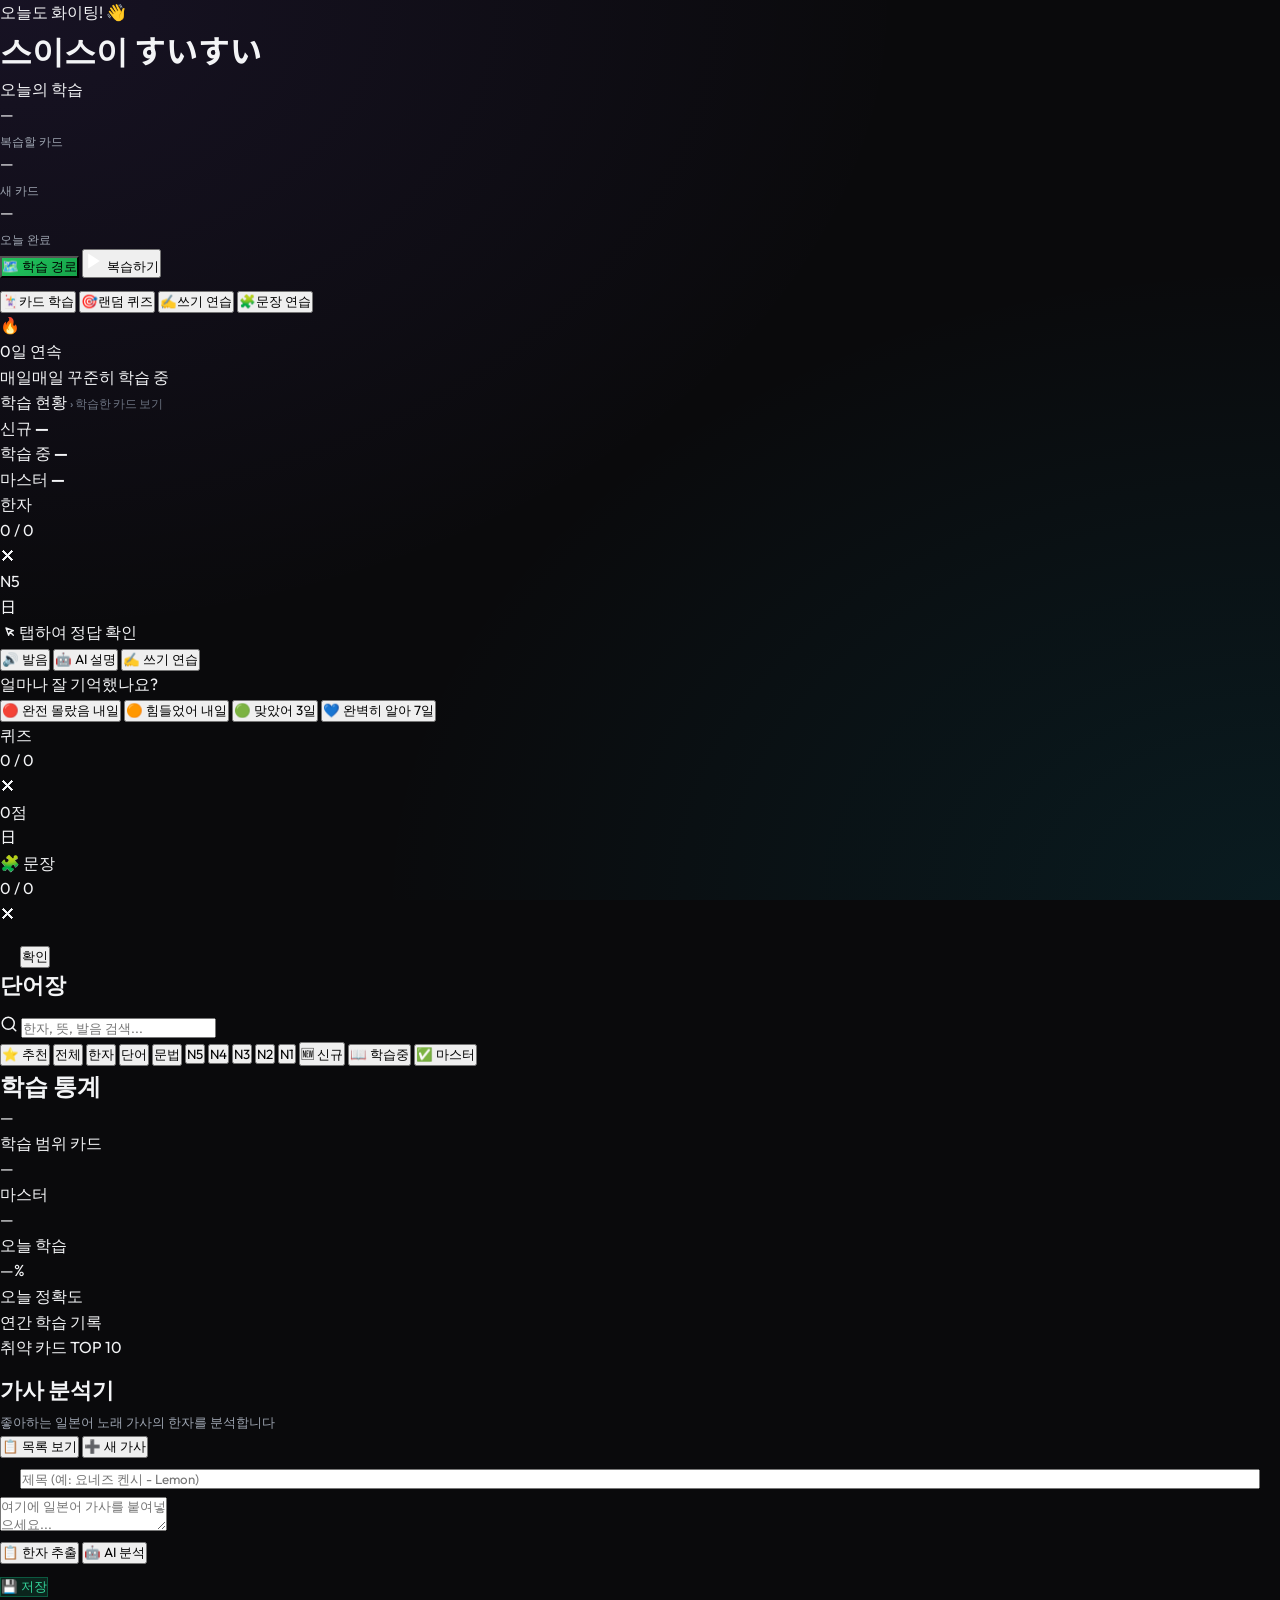
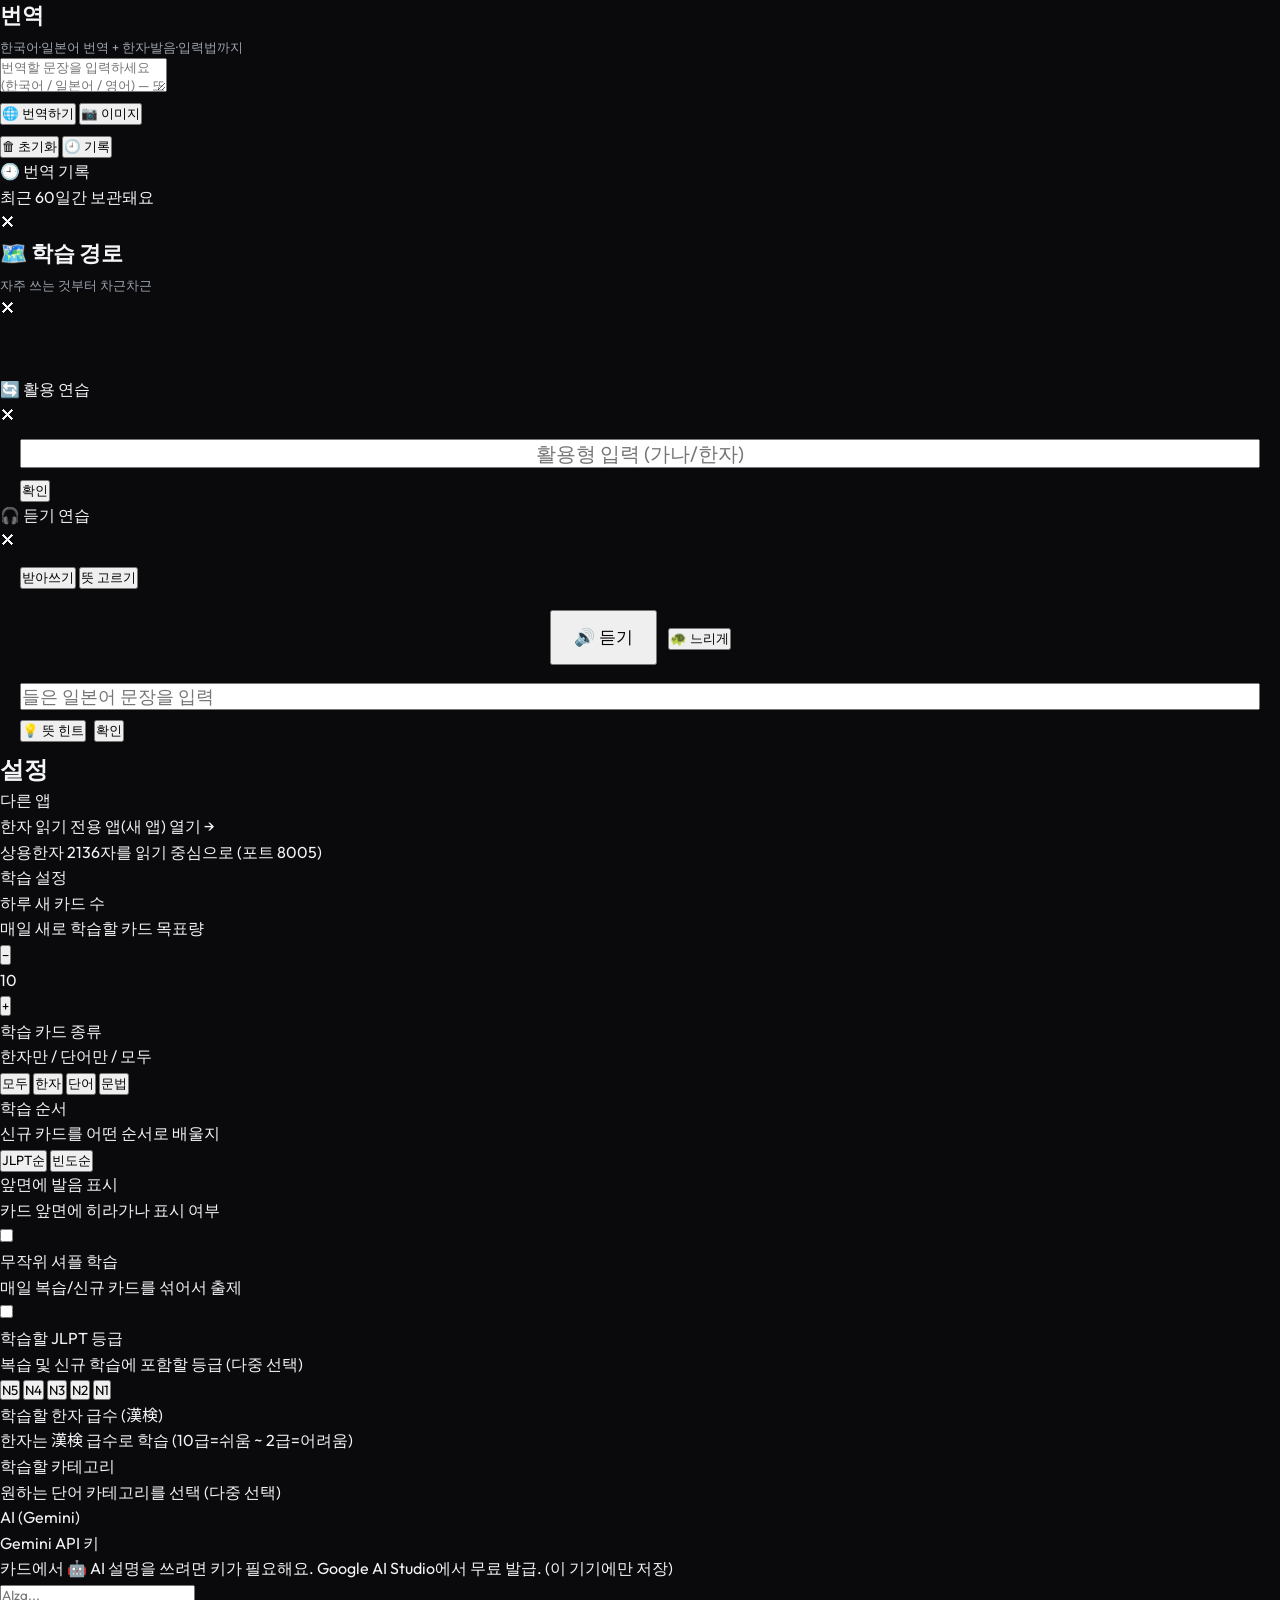
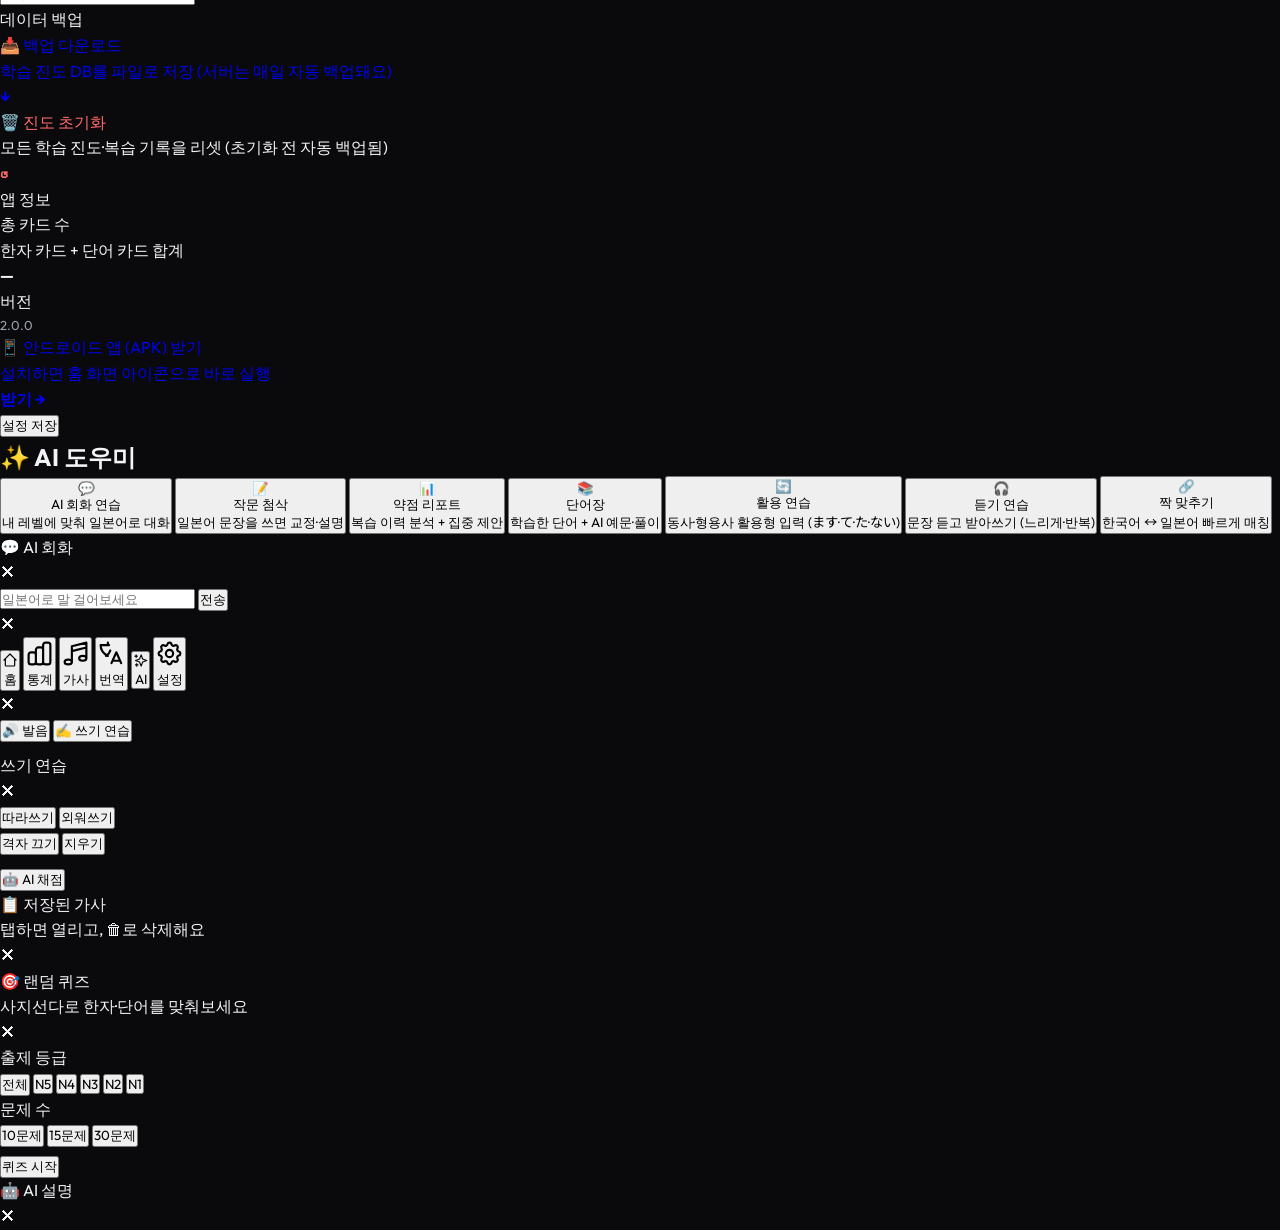
<file: kanji-flow-v2/static/index.html>
<!DOCTYPE html>
<html lang="ko">
<head>
  <meta charset="UTF-8"/>
  <meta name="viewport" content="width=device-width, initial-scale=1.0, viewport-fit=cover"/>
  <meta name="apple-mobile-web-app-capable" content="yes"/>
  <meta name="apple-mobile-web-app-status-bar-style" content="black-translucent"/>
  <meta name="theme-color" content="#0d0f14"/>
  <title>스이스이 — 일본어 학습</title>
  <meta name="description" content="AI 기반 일본어 한자·단어·문법·쓰기 학습 앱 스이스이"/>
  <link rel="manifest" href="/manifest.json"/>
  <link rel="apple-touch-icon" href="/icons/icon-192.png"/>
  <meta name="apple-mobile-web-app-title" content="스이스이"/>
  <link rel="stylesheet" href="/css/style.css"/>
</head>
<body>
<div id="app">

  <!-- ══════════════════════════════════════════
       홈 대시보드
  ══════════════════════════════════════════ -->
  <div id="home-view" class="view active">
    <div class="home-header">
      <div class="home-greeting" id="home-greeting">오늘도 화이팅! 👋</div>
      <h1 class="home-title">스이<span>스이</span> <span class="home-title-jp">すいすい</span></h1>
    </div>

    <!-- 오늘의 요약 -->
    <div class="summary-card animate-in">
      <div class="summary-label">오늘의 학습</div>
      <div class="summary-stats">
        <div class="summary-stat">
          <div class="stat-num accent" id="home-due">—</div>
          <div class="stat-label">복습할 카드</div>
        </div>
        <div class="summary-stat">
          <div class="stat-num" id="home-new">—</div>
          <div class="stat-label">새 카드</div>
        </div>
        <div class="summary-stat">
          <div class="stat-num" id="home-done">—</div>
          <div class="stat-label">오늘 완료</div>
        </div>
      </div>
    </div>

    <!-- 학습 경로 (듀오링고식) -->
    <button class="start-btn" onclick="showView('path')"
            style="background:linear-gradient(135deg,#22c55e,#16a34a);margin-bottom:10px">
      🗺️ 학습 경로
    </button>

    <!-- 복습하기 (여태 학습한 카드를 멀티스텝 레슨으로) -->
    <button class="start-btn" id="start-study-btn" onclick="startReview()">
      <svg width="20" height="20" fill="none" viewBox="0 0 24 24">
        <path d="M5 3l14 9-14 9V3z" fill="white"/>
      </svg>
      복습하기
    </button>

    <!-- 단독 연습 4개 -->
    <div class="home-actions home-grid4">
      <button class="action-btn" onclick="startStudy(false)">
        <span class="action-emoji">🃏</span><span>카드 학습</span>
      </button>
      <button class="action-btn" onclick="startRandomQuiz()">
        <span class="action-emoji">🎯</span><span>랜덤 퀴즈</span>
      </button>
      <button class="action-btn" onclick="startWritingPractice()">
        <span class="action-emoji">✍️</span><span>쓰기 연습</span>
      </button>
      <button class="action-btn" onclick="startSentencePractice()">
        <span class="action-emoji">🧩</span><span>문장 연습</span>
      </button>
    </div>

    <!-- 연속 학습 -->
    <div class="section">
      <div class="streak-badge animate-in" style="animation-delay:0.1s">
        <div class="streak-fire">🔥</div>
        <div class="streak-info">
          <div class="streak-days"><span id="home-streak">0</span>일 연속</div>
          <div class="streak-label">매일매일 꾸준히 학습 중</div>
        </div>
      </div>
    </div>

    <!-- 카드 상태 분포 -->
    <div class="section">
      <div class="section-title">학습 현황 <span style="color:var(--text-muted);font-weight:500;font-size:12px">› 학습한 카드 보기</span></div>
      <div class="state-bar-wrap animate-in" style="animation-delay:0.15s;cursor:pointer" onclick="goStudied()">
        <div class="state-bar">
          <div class="state-bar-seg new"      id="bar-new"      style="flex:1"></div>
          <div class="state-bar-seg learning" id="bar-learning" style="flex:0"></div>
          <div class="state-bar-seg mastered" id="bar-mastered" style="flex:0"></div>
        </div>
        <div class="state-legend">
          <div class="legend-item">
            <div class="legend-dot new"></div>
            <span>신규 <b id="cnt-new">—</b></span>
          </div>
          <div class="legend-item">
            <div class="legend-dot learning"></div>
            <span>학습 중 <b id="cnt-learning">—</b></span>
          </div>
          <div class="legend-item">
            <div class="legend-dot mastered"></div>
            <span>마스터 <b id="cnt-mastered">—</b></span>
          </div>
        </div>
      </div>
    </div>
  </div>

  <!-- ══════════════════════════════════════════
       학습 화면 (플래시카드)
  ══════════════════════════════════════════ -->
  <div id="study-view" class="view">

    <!-- 학습 중 헤더 -->
    <div class="study-header">
      <div class="card-type-badge badge-kanji" id="study-type-badge">한자</div>
      <div class="study-progress-wrap">
        <div class="study-progress-bar">
          <div class="study-progress-fill" id="study-progress" style="width:0%"></div>
        </div>
        <div class="study-progress-text" id="study-progress-text">0 / 0</div>
      </div>
      <div class="study-close" onclick="endStudy()">✕</div>
    </div>

    <!-- 플래시카드 -->
    <div class="flashcard-scene" id="flashcard-scene" onclick="flipCard()">
      <div class="flashcard" id="flashcard">
        <!-- 앞면 -->
        <div class="card-face card-front">
          <div class="card-type-badge" id="front-level-badge">N5</div>
          <div class="card-main-text" id="card-front-text">日</div>
          <div class="card-front-reading" id="card-front-reading" style="display:none"></div>
          <div class="card-hint card-tap-hint">
            <svg width="16" height="16" fill="none" viewBox="0 0 24 24" stroke="currentColor">
              <path stroke-linecap="round" stroke-linejoin="round" stroke-width="2" d="M15 15l-2 5L9 9l11 4-5 2zm0 0l5 5"/>
            </svg>
            탭하여 정답 확인
          </div>
        </div>
        <!-- 뒷면 -->
        <div class="card-face card-back">
          <div class="card-back-kanji" id="card-back-kanji"></div>
          <div class="card-back-meaning" id="card-back-meaning"></div>
          <div class="card-back-reading" id="card-back-reading"></div>
          <div class="card-back-actions">
            <button class="tts-btn" onclick="event.stopPropagation(); speakCurrentCard()">🔊 발음</button>
            <button class="ai-btn" onclick="event.stopPropagation(); aiExplainCurrent()">🤖 AI 설명</button>
            <button class="write-inline-btn" id="card-write-btn"
                    onclick="event.stopPropagation(); openWritingForCurrent()">✍️ 쓰기 연습</button>
          </div>
          <div class="card-divider"></div>
          <div class="card-words" id="card-back-words"></div>
        </div>
      </div>
    </div>

    <!-- 통합 학습용 사지선다 패널 -->
    <div class="uni-choice" id="uni-choice" style="display:none">
      <div class="uni-choice-dir" id="uni-choice-dir"></div>
      <div class="uni-choice-prompt" id="uni-choice-prompt"></div>
      <div class="uni-choice-options" id="uni-choice-options"></div>
    </div>

    <!-- 평가 버튼 -->
    <div class="rating-wrap" id="rating-wrap">
      <div class="rating-label">얼마나 잘 기억했나요?</div>
      <div class="rating-buttons">
        <button class="rating-btn again" onclick="submitRating('again')">
          <span class="btn-emoji">🔴</span>
          <span class="btn-label">완전 몰랐음</span>
          <span class="btn-interval" id="interval-again">내일</span>
        </button>
        <button class="rating-btn hard" onclick="submitRating('hard')">
          <span class="btn-emoji">🟠</span>
          <span class="btn-label">힘들었어</span>
          <span class="btn-interval" id="interval-hard">내일</span>
        </button>
        <button class="rating-btn good" onclick="submitRating('good')">
          <span class="btn-emoji">🟢</span>
          <span class="btn-label">맞았어</span>
          <span class="btn-interval" id="interval-good">3일</span>
        </button>
        <button class="rating-btn easy" onclick="submitRating('easy')">
          <span class="btn-emoji">💙</span>
          <span class="btn-label">완벽히 알아</span>
          <span class="btn-interval" id="interval-easy">7일</span>
        </button>
      </div>
    </div>

    <!-- 학습 완료 -->
    <div class="study-complete" id="study-complete" style="display:none">
      <div class="complete-emoji">🎉</div>
      <div class="complete-title">오늘 학습 완료!</div>
      <div class="complete-sub" id="complete-sub">정말 잘 하셨어요!</div>
      <div class="complete-stats">
        <div class="complete-stat">
          <div class="num" id="complete-total">0</div>
          <div class="lbl">총 카드</div>
        </div>
        <div class="complete-stat">
          <div class="num" id="complete-correct">0</div>
          <div class="lbl">정답</div>
        </div>
        <div class="complete-stat">
          <div class="num" id="complete-accuracy">0%</div>
          <div class="lbl">정확도</div>
        </div>
      </div>
      <div class="complete-ai" id="complete-ai" style="display:none"></div>
      <button class="start-btn" id="complete-more" onclick="startStudy(true)" style="margin:0 0 10px">
        🔄 더 학습하기
      </button>
      <button class="start-btn ghost" id="complete-home" onclick="showView('home'); loadHome();" style="margin:0">
        홈으로 돌아가기
      </button>
    </div>
  </div>

  <!-- ══════════════════════════════════════════
       퀴즈 화면 (사지선다)
  ══════════════════════════════════════════ -->
  <div id="quiz-view" class="view">
    <div class="study-header">
      <div class="card-type-badge badge-word" id="quiz-badge">퀴즈</div>
      <div class="study-progress-wrap">
        <div class="study-progress-bar">
          <div class="study-progress-fill" id="quiz-progress" style="width:0%"></div>
        </div>
        <div class="study-progress-text" id="quiz-progress-text">0 / 0</div>
      </div>
      <div class="study-close" onclick="endQuiz()">✕</div>
    </div>

    <div class="quiz-body" id="quiz-body">
      <div class="quiz-score-pill"><span id="quiz-score">0</span>점</div>
      <div class="quiz-prompt-wrap">
        <div class="quiz-direction" id="quiz-direction"></div>
        <div class="quiz-prompt" id="quiz-prompt">日</div>
      </div>
      <div class="quiz-options" id="quiz-options"></div>
      <!-- 정답 공개 후 전체 정보 -->
      <div class="quiz-reveal" id="quiz-reveal" style="display:none"></div>
      <button class="quiz-next-btn" id="quiz-next-btn" style="display:none" onclick="quizNext()">다음 →</button>
    </div>

    <!-- 퀴즈 완료 -->
    <div class="study-complete" id="quiz-complete" style="display:none">
      <div class="complete-emoji">🎯</div>
      <div class="complete-title">퀴즈 완료!</div>
      <div class="complete-sub" id="quiz-complete-sub">잘 하셨어요!</div>
      <div class="complete-stats">
        <div class="complete-stat">
          <div class="num" id="quiz-total">0</div>
          <div class="lbl">문제 수</div>
        </div>
        <div class="complete-stat">
          <div class="num" id="quiz-correct">0</div>
          <div class="lbl">정답</div>
        </div>
        <div class="complete-stat">
          <div class="num" id="quiz-accuracy">0%</div>
          <div class="lbl">정확도</div>
        </div>
      </div>
      <button class="start-btn" onclick="endQuiz()" style="margin:0">홈으로 돌아가기</button>
    </div>
  </div>

  <!-- ══════════════════════════════════════════
       문장 연습 (단어 타일 배열)
  ══════════════════════════════════════════ -->
  <div id="sentence-view" class="view">
    <div class="study-header">
      <div class="card-type-badge badge-grammar">🧩 문장</div>
      <div class="study-progress-wrap">
        <div class="study-progress-bar">
          <div class="study-progress-fill" id="sent-progress" style="width:0%"></div>
        </div>
        <div class="study-progress-text" id="sent-progress-text">0 / 0</div>
      </div>
      <div class="study-close" onclick="endSentence()">✕</div>
    </div>

    <div class="sent-body" id="sent-body">
      <div class="sent-direction" id="sent-direction"></div>
      <div class="sent-prompt" id="sent-prompt"></div>
      <div class="sent-answer" id="sent-answer"></div>
      <div class="sent-bank" id="sent-bank"></div>
      <button class="start-btn" id="sent-check" onclick="checkSentence()" style="margin:18px 20px 0">확인</button>
      <div class="sent-result" id="sent-result" style="display:none"></div>
    </div>

    <!-- 문장 연습 완료 -->
    <div class="study-complete" id="sent-complete" style="display:none">
      <div class="complete-emoji">🧩</div>
      <div class="complete-title">문장 연습 완료!</div>
      <div class="complete-sub" id="sent-complete-sub">잘 하셨어요!</div>
      <div class="complete-stats">
        <div class="complete-stat"><div class="num" id="sent-total">0</div><div class="lbl">문장</div></div>
        <div class="complete-stat"><div class="num" id="sent-correct">0</div><div class="lbl">정답</div></div>
        <div class="complete-stat"><div class="num" id="sent-accuracy">0%</div><div class="lbl">정확도</div></div>
      </div>
      <button class="start-btn" onclick="startSentencePractice()" style="margin:0 0 10px">🔄 새 문장</button>
      <button class="start-btn ghost" onclick="endSentence()" style="margin:0">홈으로 돌아가기</button>
    </div>
  </div>

  <!-- ══════════════════════════════════════════
       단어장 / 탐색기
  ══════════════════════════════════════════ -->
  <div id="vocab-view" class="view">
    <div class="vocab-header">
      <h2 style="font-size:22px;font-weight:700;margin-bottom:12px;">단어장</h2>
      <div class="search-box">
        <svg width="18" height="18" fill="none" viewBox="0 0 24 24" stroke="currentColor" stroke-width="2">
          <circle cx="11" cy="11" r="8"/><path stroke-linecap="round" d="M21 21l-4.35-4.35"/>
        </svg>
        <input type="search" id="search-input" placeholder="한자, 뜻, 발음 검색..." oninput="onSearch(this.value)"/>
      </div>
    </div>

    <!-- 필터 칩 -->
    <div class="filter-bar">
    <div class="filter-chips">
      <button class="chip active" id="chip-rec"     onclick="setFilter('rec')">⭐ 추천</button>
      <button class="chip"        id="chip-all"     onclick="setFilter('all')">전체</button>
      <button class="chip"        id="chip-kanji"   onclick="setFilter('kanji')">한자</button>
      <button class="chip"        id="chip-word"    onclick="setFilter('word')">단어</button>
      <button class="chip"        id="chip-grammar" onclick="setFilter('grammar')">문법</button>
      <button class="chip"        id="chip-n5"    onclick="setFilter('n5')">N5</button>
      <button class="chip"        id="chip-n4"    onclick="setFilter('n4')">N4</button>
      <button class="chip"        id="chip-n3"    onclick="setFilter('n3')">N3</button>
      <button class="chip"        id="chip-n2"    onclick="setFilter('n2')">N2</button>
      <button class="chip"        id="chip-n1"    onclick="setFilter('n1')">N1</button>
      <button class="chip"        id="chip-new"   onclick="setFilter('state-new')">🆕 신규</button>
      <button class="chip"        id="chip-learning" onclick="setFilter('state-learning')">📖 학습중</button>
      <button class="chip"        id="chip-mastered" onclick="setFilter('state-mastered')">✅ 마스터</button>
    </div>
    </div>

    <div class="card-list" id="card-list">
      <div class="spinner"></div>
    </div>
  </div>

  <!-- ══════════════════════════════════════════
       통계 화면
  ══════════════════════════════════════════ -->
  <div id="stats-view" class="view">
    <div class="stats-header">
      <h2 class="stats-title">학습 통계</h2>
    </div>

    <!-- 수치 요약 -->
    <div class="stats-grid">
      <div class="stat-box">
        <div class="stat-box-num indigo" id="s-total">—</div>
        <div class="stat-box-label">학습 범위 카드</div>
      </div>
      <div class="stat-box">
        <div class="stat-box-num green" id="s-mastered">—</div>
        <div class="stat-box-label">마스터</div>
      </div>
      <div class="stat-box">
        <div class="stat-box-num yellow" id="s-today-done">—</div>
        <div class="stat-box-label">오늘 학습</div>
      </div>
      <div class="stat-box">
        <div class="stat-box-num cyan" id="s-accuracy">—%</div>
        <div class="stat-box-label">오늘 정확도</div>
      </div>
    </div>

    <!-- 히트맵 -->
    <div class="heatmap-wrap">
      <div class="heatmap-title">연간 학습 기록</div>
      <div class="heatmap-grid" id="heatmap-grid"></div>
    </div>

    <!-- 취약 카드 -->
    <div class="weak-cards">
      <div class="heatmap-title" style="margin-bottom:12px">취약 카드 TOP 10</div>
      <div id="weak-cards-list"></div>
    </div>
  </div>

  <!-- ══════════════════════════════════════════
       가사 분석기
  ══════════════════════════════════════════ -->
  <div id="lyrics-view" class="view">
    <div class="lyrics-header">
      <h2 style="font-size:22px;font-weight:700;margin-bottom:4px;">가사 분석기</h2>
      <p style="font-size:13px;color:var(--text-secondary)">좋아하는 일본어 노래 가사의 한자를 분석합니다</p>
    </div>

    <!-- 목록 보기 / 새 가사 -->
    <div class="lyrics-btn-row" style="margin-bottom:8px">
      <button class="analyze-btn" onclick="openLyricsList()">📋 목록 보기</button>
      <button class="analyze-btn" onclick="newLyric()">➕ 새 가사</button>
    </div>

    <div id="lyrics-editor">
      <input id="lyrics-title" class="ai-key-input" style="margin:0 20px 8px;width:calc(100% - 40px)" placeholder="제목 (예: 요네즈 켄시 - Lemon)"/>
      <textarea class="lyrics-textarea" id="lyrics-input"
        placeholder="여기에 일본어 가사를 붙여넣으세요...&#10;예) 夜が明けるまで 君と歌いたい"></textarea>

      <div class="lyrics-btn-row">
        <button class="analyze-btn" onclick="analyzeLyrics()">📋 한자 추출</button>
        <button class="analyze-btn ai" onclick="aiLyrics()">🤖 AI 분석</button>
      </div>
      <div class="lyrics-btn-row" style="margin-top:8px">
        <button class="analyze-btn" style="background:rgba(16,185,129,0.15);color:#34d399;border:1px solid rgba(16,185,129,0.35)" onclick="saveLyrics()">💾 저장</button>
      </div>
    </div>

    <div class="lyrics-results" id="lyrics-results"></div>
  </div>

  <!-- ══════════════════════════════════════════
       번역
  ══════════════════════════════════════════ -->
  <div id="translate-view" class="view">
    <div class="lyrics-header">
      <h2 style="font-size:22px;font-weight:700;margin-bottom:4px;">번역</h2>
      <p style="font-size:13px;color:var(--text-secondary)">한국어·일본어 번역 + 한자·발음·입력법까지</p>
    </div>

    <textarea class="lyrics-textarea" id="translate-input"
      placeholder="번역할 문장을 입력하세요 (한국어 / 일본어 / 영어) — 또는 아래 📷로 이미지 첨부"></textarea>

    <input type="file" id="translate-file" accept="image/*" style="display:none"
           onchange="pickTranslateImage(this)">
    <div id="translate-img-preview" class="translate-img-preview" style="display:none"></div>

    <div class="lyrics-btn-row">
      <button class="analyze-btn ai" onclick="doTranslate()">🌐 번역하기</button>
      <button class="analyze-btn" onclick="document.getElementById('translate-file').click()">📷 이미지</button>
    </div>
    <div class="lyrics-btn-row" style="margin-top:8px">
      <button class="analyze-btn" onclick="resetTranslate()">🗑 초기화</button>
      <button class="analyze-btn" onclick="openTranslateHistory()">🕘 기록</button>
    </div>

    <div class="lyrics-results" id="translate-result"></div>
  </div>

  <!-- ══════════════════════════════════════════
       번역 기록 목록
  ══════════════════════════════════════════ -->
  <div id="translate-history-overlay" class="overlay">
    <div class="overlay-sheet">
      <div class="overlay-head">
        <div class="overlay-title-wrap">
          <div class="overlay-title">🕘 번역 기록</div>
          <div class="overlay-sub">최근 60일간 보관돼요</div>
        </div>
        <div class="overlay-close" onclick="closeTranslateHistory()">✕</div>
      </div>
      <div id="translate-history-list"></div>
    </div>
  </div>

  <!-- ══════════════════════════════════════════
       학습 경로 (섹션 → 챕터 → 유닛)
  ══════════════════════════════════════════ -->
  <div id="path-view" class="view">
    <div class="vocab-header">
      <h2 style="font-size:22px;font-weight:700;margin-bottom:4px;">🗺️ 학습 경로</h2>
      <p style="font-size:13px;color:var(--text-secondary)" id="path-sub">자주 쓰는 것부터 차근차근</p>
    </div>
    <div id="path-list"><div class="spinner"></div></div>
  </div>

  <!-- ══════════════════════════════════════════
       유닛 레슨 (멀티스텝) / 짝 맞추기
  ══════════════════════════════════════════ -->
  <div id="lesson-view" class="view">
    <div class="study-header">
      <div class="study-close" onclick="lessonExit()">✕</div>
      <div style="flex:1;text-align:center;font-size:13px;color:var(--text-secondary)" id="lesson-step"></div>
      <div style="width:24px"></div>
    </div>
    <div id="lesson-body" style="padding:8px 20px 48px"></div>
  </div>

  <!-- ══════════════════════════════════════════
       활용 연습 (동사·형용사 활용)
  ══════════════════════════════════════════ -->
  <div id="conj-view" class="view">
    <div class="study-header">
      <div class="card-type-badge badge-grammar">🔄 활용 연습</div>
      <div style="flex:1"></div>
      <div class="study-close" onclick="showView('ai')">✕</div>
    </div>
    <div id="conj-body" style="padding:0 20px">
      <div style="text-align:center;color:var(--text-muted);font-size:13px;margin:10px 0" id="conj-progress"></div>
      <div class="conj-card">
        <div class="conj-word" id="conj-word"></div>
        <div class="conj-sub" id="conj-meaning"></div>
        <div class="conj-target" id="conj-target"></div>
      </div>
      <input id="conj-input" class="ai-key-input" style="width:100%;text-align:center;font-size:20px"
             placeholder="활용형 입력 (가나/한자)" autocomplete="off" autocapitalize="none" autocorrect="off"/>
      <button class="start-btn" id="conj-check" onclick="checkConj()" style="margin-top:12px">확인</button>
      <div class="quiz-reveal" id="conj-result" style="display:none"></div>
    </div>
    <div class="study-complete" id="conj-complete" style="display:none">
      <div class="complete-emoji">🔄</div>
      <div class="complete-title">활용 연습 완료!</div>
      <div class="complete-sub">규칙이 손에 익으면 회화가 쉬워져요</div>
      <div class="complete-stats">
        <div class="complete-stat"><div class="num" id="conj-total">0</div><div class="lbl">문제</div></div>
        <div class="complete-stat"><div class="num" id="conj-correct">0</div><div class="lbl">정답</div></div>
        <div class="complete-stat"><div class="num" id="conj-acc">0%</div><div class="lbl">정확도</div></div>
      </div>
      <button class="start-btn" onclick="startConjugation()" style="margin:0 0 10px">🔄 다시</button>
      <button class="start-btn ghost" onclick="showView('ai')" style="margin:0">AI 허브로</button>
    </div>
  </div>

  <!-- ══════════════════════════════════════════
       듣기 연습 (받아쓰기, 느리게·반복)
  ══════════════════════════════════════════ -->
  <div id="listen-view" class="view">
    <div class="study-header">
      <div class="card-type-badge badge-grammar">🎧 듣기 연습</div>
      <div style="flex:1"></div>
      <div class="study-close" onclick="showView('ai')">✕</div>
    </div>
    <div id="listen-body" style="padding:0 20px">
      <div class="segment-control" style="margin:10px 0">
        <button class="seg-btn active" id="lmode-dict" onclick="setListenMode('dictation')">받아쓰기</button>
        <button class="seg-btn" id="lmode-choice" onclick="setListenMode('choice')">뜻 고르기</button>
      </div>
      <div style="text-align:center;color:var(--text-muted);font-size:13px;margin:8px 0" id="listen-progress"></div>
      <div style="text-align:center;margin:20px 0 18px">
        <button class="tts-btn" style="font-size:17px;padding:14px 22px" onclick="listenPlayNow(1)">🔊 듣기</button>
        <button class="tts-btn" style="margin-left:8px" onclick="listenPlayNow(0.6)">🐢 느리게</button>
      </div>
      <div id="listen-dict">
        <input id="listen-input2" class="ai-key-input" style="width:100%;font-size:18px"
               placeholder="들은 일본어 문장을 입력" autocomplete="off" autocapitalize="none" autocorrect="off"/>
        <div style="display:flex;gap:8px;margin-top:10px">
          <button class="analyze-btn" onclick="listenHint()">💡 뜻 힌트</button>
          <button class="analyze-btn ai" id="listen-check2" onclick="checkListen2()">확인</button>
        </div>
        <div id="listen-hint-text" style="color:var(--text-secondary);font-size:14px;text-align:center;margin-top:8px"></div>
      </div>
      <div id="listen-choice" class="quiz-options" style="display:none"></div>
      <div class="quiz-reveal" id="listen-result2" style="display:none"></div>
    </div>
    <div class="study-complete" id="listen-complete" style="display:none">
      <div class="complete-emoji">🎧</div>
      <div class="complete-title">듣기 연습 완료!</div>
      <div class="complete-sub">귀가 트이고 있어요!</div>
      <div class="complete-stats">
        <div class="complete-stat"><div class="num" id="listen-total2">0</div><div class="lbl">문장</div></div>
        <div class="complete-stat"><div class="num" id="listen-correct2">0</div><div class="lbl">정답</div></div>
        <div class="complete-stat"><div class="num" id="listen-acc2">0%</div><div class="lbl">정확도</div></div>
      </div>
      <button class="start-btn" onclick="startListening()" style="margin:0 0 10px">🔄 다시</button>
      <button class="start-btn ghost" onclick="showView('ai')" style="margin:0">AI 허브로</button>
    </div>
  </div>

  <!-- ══════════════════════════════════════════
       설정 화면
  ══════════════════════════════════════════ -->
  <div id="settings-view" class="view">
    <div class="settings-header">
      <h2 class="settings-title">설정</h2>
    </div>

    <div class="settings-group">
      <div class="settings-group-title">다른 앱</div>
      <a id="link-v3" class="settings-item" href="#" style="text-decoration:none;color:inherit">
        <div>
          <div class="settings-item-label">한자 읽기 전용 앱(새 앱) 열기 →</div>
          <div class="settings-item-sub">상용한자 2136자를 읽기 중심으로 (포트 8005)</div>
        </div>
      </a>
    </div>

    <div class="settings-group">
      <div class="settings-group-title">학습 설정</div>

      <div class="settings-item">
        <div>
          <div class="settings-item-label">하루 새 카드 수</div>
          <div class="settings-item-sub">매일 새로 학습할 카드 목표량</div>
        </div>
        <div class="number-picker">
          <button class="picker-btn" onclick="changeNewCards(-1)">−</button>
          <div class="picker-val" id="setting-new-cards">10</div>
          <button class="picker-btn" onclick="changeNewCards(1)">+</button>
        </div>
      </div>

      <div class="settings-item">
        <div>
          <div class="settings-item-label">학습 카드 종류</div>
          <div class="settings-item-sub">한자만 / 단어만 / 모두</div>
        </div>
        <div class="segment-control">
          <button class="seg-btn active" id="seg-both"    onclick="setStudyMode('both')">모두</button>
          <button class="seg-btn"        id="seg-kanji"   onclick="setStudyMode('kanji_only')">한자</button>
          <button class="seg-btn"        id="seg-word"    onclick="setStudyMode('word_only')">단어</button>
          <button class="seg-btn"        id="seg-grammar" onclick="setStudyMode('grammar_only')">문법</button>
        </div>
      </div>

      <div class="settings-item">
        <div>
          <div class="settings-item-label">학습 순서</div>
          <div class="settings-item-sub">신규 카드를 어떤 순서로 배울지</div>
        </div>
        <div class="segment-control" id="order-seg">
          <button class="seg-btn active" id="seg-order-jlpt" onclick="setStudyOrder('jlpt')">JLPT순</button>
          <button class="seg-btn"        id="seg-order-freq" onclick="setStudyOrder('frequency')">빈도순</button>
        </div>
      </div>

      <div class="settings-item">
        <div>
          <div class="settings-item-label">앞면에 발음 표시</div>
          <div class="settings-item-sub">카드 앞면에 히라가나 표시 여부</div>
        </div>
        <label class="toggle">
          <input type="checkbox" id="setting-show-reading" onchange="toggleShowReading(this.checked)"/>
          <div class="toggle-track"></div>
        </label>
      </div>

      <div class="settings-item">
        <div>
          <div class="settings-item-label">무작위 셔플 학습</div>
          <div class="settings-item-sub">매일 복습/신규 카드를 섞어서 출제</div>
        </div>
        <label class="toggle">
          <input type="checkbox" id="setting-shuffle-study" onchange="toggleShuffleStudy(this.checked)"/>
          <div class="toggle-track"></div>
        </label>
      </div>

      <div class="settings-item" style="flex-direction:column; align-items:flex-start; gap:10px;">
        <div>
          <div class="settings-item-label">학습할 JLPT 등급</div>
          <div class="settings-item-sub">복습 및 신규 학습에 포함할 등급 (다중 선택)</div>
        </div>
        <div class="multi-select-chips" id="settings-levels-wrap">
          <button class="select-chip" id="setting-level-N5" onclick="toggleSettingLevel('N5')">N5</button>
          <button class="select-chip" id="setting-level-N4" onclick="toggleSettingLevel('N4')">N4</button>
          <button class="select-chip" id="setting-level-N3" onclick="toggleSettingLevel('N3')">N3</button>
          <button class="select-chip" id="setting-level-N2" onclick="toggleSettingLevel('N2')">N2</button>
          <button class="select-chip" id="setting-level-N1" onclick="toggleSettingLevel('N1')">N1</button>
        </div>
      </div>

      <div class="settings-item" style="flex-direction:column; align-items:flex-start; gap:10px;">
        <div>
          <div class="settings-item-label">학습할 한자 급수 (漢検)</div>
          <div class="settings-item-sub">한자는 漢検 급수로 학습 (10급=쉬움 ~ 2급=어려움)</div>
        </div>
        <div class="multi-select-chips" id="settings-kanken-wrap"></div>
      </div>

      <div class="settings-item" style="flex-direction:column; align-items:flex-start; gap:10px;">
        <div>
          <div class="settings-item-label">학습할 카테고리</div>
          <div class="settings-item-sub">원하는 단어 카테고리를 선택 (다중 선택)</div>
        </div>
        <div class="multi-select-chips" id="settings-categories-wrap"></div>
      </div>
    </div>

    <div class="settings-group">
      <div class="settings-group-title">AI (Gemini)</div>
      <div class="settings-item" style="flex-direction:column; align-items:flex-start; gap:8px;">
        <div>
          <div class="settings-item-label">Gemini API 키</div>
          <div class="settings-item-sub">카드에서 🤖 AI 설명을 쓰려면 키가 필요해요. Google AI Studio에서 무료 발급. (이 기기에만 저장)</div>
        </div>
        <input type="password" id="setting-gemini-key" class="ai-key-input"
               placeholder="AIza..." oninput="onGeminiKey(this.value)" autocomplete="off"/>
      </div>
    </div>

    <div class="settings-group">
      <div class="settings-group-title">데이터 백업</div>
      <a class="settings-item" href="/api/backup/download" style="text-decoration:none">
        <div>
          <div class="settings-item-label">📥 백업 다운로드</div>
          <div class="settings-item-sub">학습 진도 DB를 파일로 저장 (서버는 매일 자동 백업돼요)</div>
        </div>
        <div style="color:var(--indigo);font-weight:700">↓</div>
      </a>
      <div class="settings-item" onclick="resetProgress()" style="cursor:pointer">
        <div>
          <div class="settings-item-label" style="color:#ff6b6b">🗑️ 진도 초기화</div>
          <div class="settings-item-sub">모든 학습 진도·복습 기록을 리셋 (초기화 전 자동 백업됨)</div>
        </div>
        <div style="color:#ff6b6b;font-weight:700">↺</div>
      </div>
    </div>

    <div class="settings-group">
      <div class="settings-group-title">앱 정보</div>
      <div class="settings-item">
        <div>
          <div class="settings-item-label">총 카드 수</div>
          <div class="settings-item-sub">한자 카드 + 단어 카드 합계</div>
        </div>
        <div style="color:var(--indigo);font-weight:700" id="info-total-cards">—</div>
      </div>
      <div class="settings-item">
        <div>
          <div class="settings-item-label">버전</div>
        </div>
        <div style="color:var(--text-secondary);font-size:13px">2.0.0</div>
      </div>
      <a class="settings-item" href="/download" style="text-decoration:none">
        <div>
          <div class="settings-item-label">📱 안드로이드 앱 (APK) 받기</div>
          <div class="settings-item-sub">설치하면 홈 화면 아이콘으로 바로 실행</div>
        </div>
        <div style="color:var(--indigo);font-weight:700">받기 →</div>
      </a>
    </div>

    <button class="save-btn" onclick="saveSettings()">설정 저장</button>
  </div>

  <!-- ══════════════════════════════════════════
       AI 도우미 허브
  ══════════════════════════════════════════ -->
  <div id="ai-view" class="view">
    <div class="stats-header"><h2 class="stats-title">✨ AI 도우미</h2></div>
    <div class="ai-hub">
      <button class="ai-card" onclick="openAITool('chat')">
        <div class="ai-card-emoji">💬</div>
        <div><div class="ai-card-t">AI 회화 연습</div><div class="ai-card-s">내 레벨에 맞춰 일본어로 대화</div></div>
      </button>
      <button class="ai-card" onclick="openAITool('correct')">
        <div class="ai-card-emoji">📝</div>
        <div><div class="ai-card-t">작문 첨삭</div><div class="ai-card-s">일본어 문장을 쓰면 교정·설명</div></div>
      </button>
      <button class="ai-card" onclick="openAITool('weakness')">
        <div class="ai-card-emoji">📊</div>
        <div><div class="ai-card-t">약점 리포트</div><div class="ai-card-s">복습 이력 분석 + 집중 제안</div></div>
      </button>
      <button class="ai-card" onclick="showView('vocab')">
        <div class="ai-card-emoji">📚</div>
        <div><div class="ai-card-t">단어장</div><div class="ai-card-s">학습한 단어 + AI 예문·풀이</div></div>
      </button>
      <button class="ai-card" onclick="startConjugation()">
        <div class="ai-card-emoji">🔄</div>
        <div><div class="ai-card-t">활용 연습</div><div class="ai-card-s">동사·형용사 활용형 입력 (ます·て·た·ない)</div></div>
      </button>
      <button class="ai-card" onclick="startListening()">
        <div class="ai-card-emoji">🎧</div>
        <div><div class="ai-card-t">듣기 연습</div><div class="ai-card-s">문장 듣고 받아쓰기 (느리게·반복)</div></div>
      </button>
      <button class="ai-card" onclick="startMatchGame()">
        <div class="ai-card-emoji">🔗</div>
        <div><div class="ai-card-t">짝 맞추기</div><div class="ai-card-s">한국어 ↔ 일본어 빠르게 매칭</div></div>
      </button>
    </div>
  </div>

  <!-- ══════════════════════════════════════════
       AI 회화 (채팅)
  ══════════════════════════════════════════ -->
  <div id="ai-chat-view" class="view">
    <div class="study-header">
      <div class="card-type-badge badge-grammar">💬 AI 회화</div>
      <div style="flex:1"></div>
      <div class="study-close" onclick="showView('ai')">✕</div>
    </div>
    <div class="chat-messages" id="chat-messages"></div>
    <div class="chat-inputbar">
      <input id="chat-input" class="chat-input" autocomplete="off"
             placeholder="일본어로 말 걸어보세요"
             onkeydown="if(event.key==='Enter')sendChat()"/>
      <button class="chat-send" onclick="sendChat()">전송</button>
    </div>
  </div>

  <!-- AI 도구 오버레이 (작문/약점 등) -->
  <div id="ai-tool-overlay" class="overlay">
    <div class="overlay-sheet">
      <div class="overlay-head">
        <div class="overlay-title-wrap">
          <div class="overlay-title" id="ai-tool-title"></div>
          <div class="overlay-sub" id="ai-tool-sub"></div>
        </div>
        <div class="overlay-close" onclick="closeAITool()">✕</div>
      </div>
      <div id="ai-tool-form"></div>
      <div class="ai-body" id="ai-tool-body"></div>
    </div>
  </div>

  <!-- ══════════════════════════════════════════
       하단 내비게이션
  ══════════════════════════════════════════ -->
  <nav id="nav">
    <button class="nav-btn active" id="nav-home" onclick="showView('home')">
      <svg fill="none" viewBox="0 0 24 24" stroke="currentColor" stroke-width="1.8">
        <path stroke-linecap="round" stroke-linejoin="round" d="M3 12l2-2m0 0l7-7 7 7M5 10v10a1 1 0 001 1h3m10-11l2 2m-2-2v10a1 1 0 01-1 1h-3m-6 0h6"/>
      </svg>
      홈
    </button>
    <button class="nav-btn" id="nav-stats" onclick="showView('stats')">
      <svg fill="none" viewBox="0 0 24 24" stroke="currentColor" stroke-width="1.8">
        <path stroke-linecap="round" stroke-linejoin="round" d="M9 19v-6a2 2 0 00-2-2H5a2 2 0 00-2 2v6a2 2 0 002 2h2a2 2 0 002-2zm0 0V9a2 2 0 012-2h2a2 2 0 012 2v10m-6 0a2 2 0 002 2h2a2 2 0 002-2m0 0V5a2 2 0 012-2h2a2 2 0 012 2v14a2 2 0 01-2 2h-2a2 2 0 01-2-2z"/>
      </svg>
      통계
    </button>
    <button class="nav-btn" id="nav-lyrics" onclick="showView('lyrics')">
      <svg fill="none" viewBox="0 0 24 24" stroke="currentColor" stroke-width="1.8">
        <path stroke-linecap="round" stroke-linejoin="round" d="M9 19V6l12-3v13M9 19c0 1.105-1.343 2-3 2s-3-.895-3-2 1.343-2 3-2 3 .895 3 2zm12-3c0 1.105-1.343 2-3 2s-3-.895-3-2 1.343-2 3-2 3 .895 3 2zM9 10l12-3"/>
      </svg>
      가사
    </button>
    <button class="nav-btn" id="nav-translate" onclick="showView('translate')">
      <svg fill="none" viewBox="0 0 24 24" stroke="currentColor" stroke-width="1.8">
        <path stroke-linecap="round" stroke-linejoin="round" d="M3 5h7M3 5c0 4 2 7 6 9M9 3v2m-1.5 9c1.5-1 3-2.5 3.5-4.5M12 20l4-9 4 9m-7-2h6"/>
      </svg>
      번역
    </button>
    <button class="nav-btn" id="nav-ai" onclick="showView('ai')">
      <svg fill="none" viewBox="0 0 24 24" stroke="currentColor" stroke-width="1.8">
        <path stroke-linecap="round" stroke-linejoin="round" d="M5 3v4M3 5h4M6 17v4m-2-2h4M13 3l2.5 6.5L22 12l-6.5 2.5L13 21l-2.5-6.5L4 12l6.5-2.5L13 3z"/>
      </svg>
      AI
    </button>
    <button class="nav-btn" id="nav-settings" onclick="showView('settings')">
      <svg fill="none" viewBox="0 0 24 24" stroke="currentColor" stroke-width="1.8">
        <path stroke-linecap="round" stroke-linejoin="round" d="M10.325 4.317c.426-1.756 2.924-1.756 3.35 0a1.724 1.724 0 002.573 1.066c1.543-.94 3.31.826 2.37 2.37a1.724 1.724 0 001.065 2.572c1.756.426 1.756 2.924 0 3.35a1.724 1.724 0 00-1.066 2.573c.94 1.543-.826 3.31-2.37 2.37a1.724 1.724 0 00-2.572 1.065c-.426 1.756-2.924 1.756-3.35 0a1.724 1.724 0 00-2.573-1.066c-1.543.94-3.31-.826-2.37-2.37a1.724 1.724 0 00-1.065-2.572c-1.756-.426-1.756-2.924 0-3.35a1.724 1.724 0 001.066-2.573c-.94-1.543.826-3.31 2.37-2.37.996.608 2.296.07 2.572-1.065z"/>
        <path stroke-linecap="round" stroke-linejoin="round" d="M15 12a3 3 0 11-6 0 3 3 0 016 0z"/>
      </svg>
      설정
    </button>
  </nav>

  <!-- ══════════════════════════════════════════
       단어 상세 (AI 예문·풀이)
  ══════════════════════════════════════════ -->
  <div id="card-detail-overlay" class="overlay">
    <div class="overlay-sheet">
      <div class="overlay-head">
        <div class="overlay-title-wrap">
          <div class="overlay-title" id="cd-front"></div>
          <div class="overlay-sub" id="cd-sub"></div>
        </div>
        <div class="overlay-close" onclick="closeCardDetail()">✕</div>
      </div>
      <div class="lyrics-btn-row" style="margin-bottom:10px">
        <button class="analyze-btn" onclick="cdSpeak()">🔊 발음</button>
        <button class="analyze-btn" id="cd-write-btn" onclick="cdWrite()">✍️ 쓰기 연습</button>
      </div>
      <div id="cd-freq"></div>
      <div class="ai-body" id="cd-ai"></div>
    </div>
  </div>

  <!-- ══════════════════════════════════════════
       한자 쓰기 연습 오버레이
  ══════════════════════════════════════════ -->
  <div id="writing-overlay" class="overlay">
    <div class="overlay-sheet">
      <div class="overlay-head">
        <div class="overlay-title-wrap">
          <div class="overlay-title" id="writing-meaning">쓰기 연습</div>
          <div class="overlay-sub" id="writing-reading"></div>
        </div>
        <div class="overlay-close" onclick="closeWriting()">✕</div>
      </div>

      <div class="writing-modebar">
        <div class="segment-control" style="flex:1">
          <button class="seg-btn active" id="wmode-trace" onclick="setWriteMode('trace')">따라쓰기</button>
          <button class="seg-btn" id="wmode-recall" onclick="setWriteMode('recall')">외워쓰기</button>
        </div>
        <div class="writing-nav-count" id="writing-count"></div>
      </div>

      <div class="writing-canvas-wrap" id="writing-canvas"></div>

      <div class="writing-controls">
        <button class="write-ctrl" id="wc-grid" onclick="toggleWriteGrid()">격자 끄기</button>
        <button class="write-ctrl danger" onclick="clearWriting()">지우기</button>
      </div>

      <div class="writing-result" id="writing-result" style="display:none"></div>

      <button class="start-btn" id="writing-action" style="margin:14px 0 0" onclick="scoreWriting()">🤖 AI 채점</button>
    </div>
  </div>

  <!-- ══════════════════════════════════════════
       퀴즈 설정 모달
  ══════════════════════════════════════════ -->
  <div id="lyrics-list-overlay" class="overlay">
    <div class="overlay-sheet">
      <div class="overlay-head">
        <div class="overlay-title-wrap">
          <div class="overlay-title">📋 저장된 가사</div>
          <div class="overlay-sub">탭하면 열리고, 🗑로 삭제해요</div>
        </div>
        <div class="overlay-close" onclick="closeLyricsList()">✕</div>
      </div>
      <div id="saved-lyrics-list"></div>
    </div>
  </div>

  <!-- ══════════════════════════════════════════
       랜덤 퀴즈 설정
  ══════════════════════════════════════════ -->
  <div id="quiz-setup-overlay" class="overlay">
    <div class="overlay-sheet">
      <div class="overlay-head">
        <div class="overlay-title-wrap">
          <div class="overlay-title">🎯 랜덤 퀴즈</div>
          <div class="overlay-sub">사지선다로 한자·단어를 맞춰보세요</div>
        </div>
        <div class="overlay-close" onclick="closeQuizSetup()">✕</div>
      </div>

      <div class="quiz-setup-section">
        <div class="quiz-setup-label">출제 등급</div>
        <div class="multi-select-chips" id="quiz-level-chips">
          <button class="select-chip active" data-level="" onclick="pickQuizLevel(this,'')">전체</button>
          <button class="select-chip" data-level="N5" onclick="pickQuizLevel(this,'N5')">N5</button>
          <button class="select-chip" data-level="N4" onclick="pickQuizLevel(this,'N4')">N4</button>
          <button class="select-chip" data-level="N3" onclick="pickQuizLevel(this,'N3')">N3</button>
          <button class="select-chip" data-level="N2" onclick="pickQuizLevel(this,'N2')">N2</button>
          <button class="select-chip" data-level="N1" onclick="pickQuizLevel(this,'N1')">N1</button>
        </div>
      </div>

      <div class="quiz-setup-section">
        <div class="quiz-setup-label">문제 수</div>
        <div class="multi-select-chips" id="quiz-count-chips">
          <button class="select-chip" data-n="10" onclick="pickQuizCount(this,10)">10문제</button>
          <button class="select-chip active" data-n="15" onclick="pickQuizCount(this,15)">15문제</button>
          <button class="select-chip" data-n="30" onclick="pickQuizCount(this,30)">30문제</button>
        </div>
      </div>

      <button class="save-btn" style="margin-top:8px" onclick="startQuizFromSetup()">퀴즈 시작</button>
    </div>
  </div>

  <!-- ══════════════════════════════════════════
       AI 설명 오버레이
  ══════════════════════════════════════════ -->
  <div id="ai-overlay" class="overlay">
    <div class="overlay-sheet">
      <div class="overlay-head">
        <div class="overlay-title-wrap">
          <div class="overlay-title" id="ai-title">🤖 AI 설명</div>
          <div class="overlay-sub" id="ai-sub"></div>
        </div>
        <div class="overlay-close" onclick="closeAI()">✕</div>
      </div>
      <div class="ai-body" id="ai-body"></div>
    </div>
  </div>

  <!-- 토스트 알림 -->
  <div id="toast"></div>

</div>

<!-- 비밀번호 게이트 (서버에 APP_PASSWORD 설정 시 표시) -->
<div id="login-overlay" style="display:none;position:fixed;inset:0;z-index:500;background:var(--bg-deep);
     flex-direction:column;align-items:center;justify-content:center;padding:24px;text-align:center">
  <div style="font-size:46px;margin-bottom:6px">🔒</div>
  <div style="font-size:22px;font-weight:700">스이<span style="color:var(--indigo)">스이</span></div>
  <div style="color:var(--text-secondary);font-size:13px;margin:6px 0 20px">비밀번호를 입력하세요</div>
  <input id="login-pw" type="password" class="ai-key-input" style="max-width:280px;width:100%;text-align:center"
         placeholder="비밀번호" autocomplete="current-password"
         onkeydown="if(event.key==='Enter')doLogin()"/>
  <button class="start-btn" style="max-width:280px;width:100%;margin-top:12px" onclick="doLogin()">들어가기</button>
  <div id="login-error" style="color:#ff6b6b;font-size:13px;margin-top:10px"></div>
</div>

<script src="/js/canvas.js"></script>
<script src="/js/app.js"></script>
<script>document.getElementById('link-v3').href = location.protocol + '//' + location.hostname + ':8005/';</script>
</body>
</html>
</file>
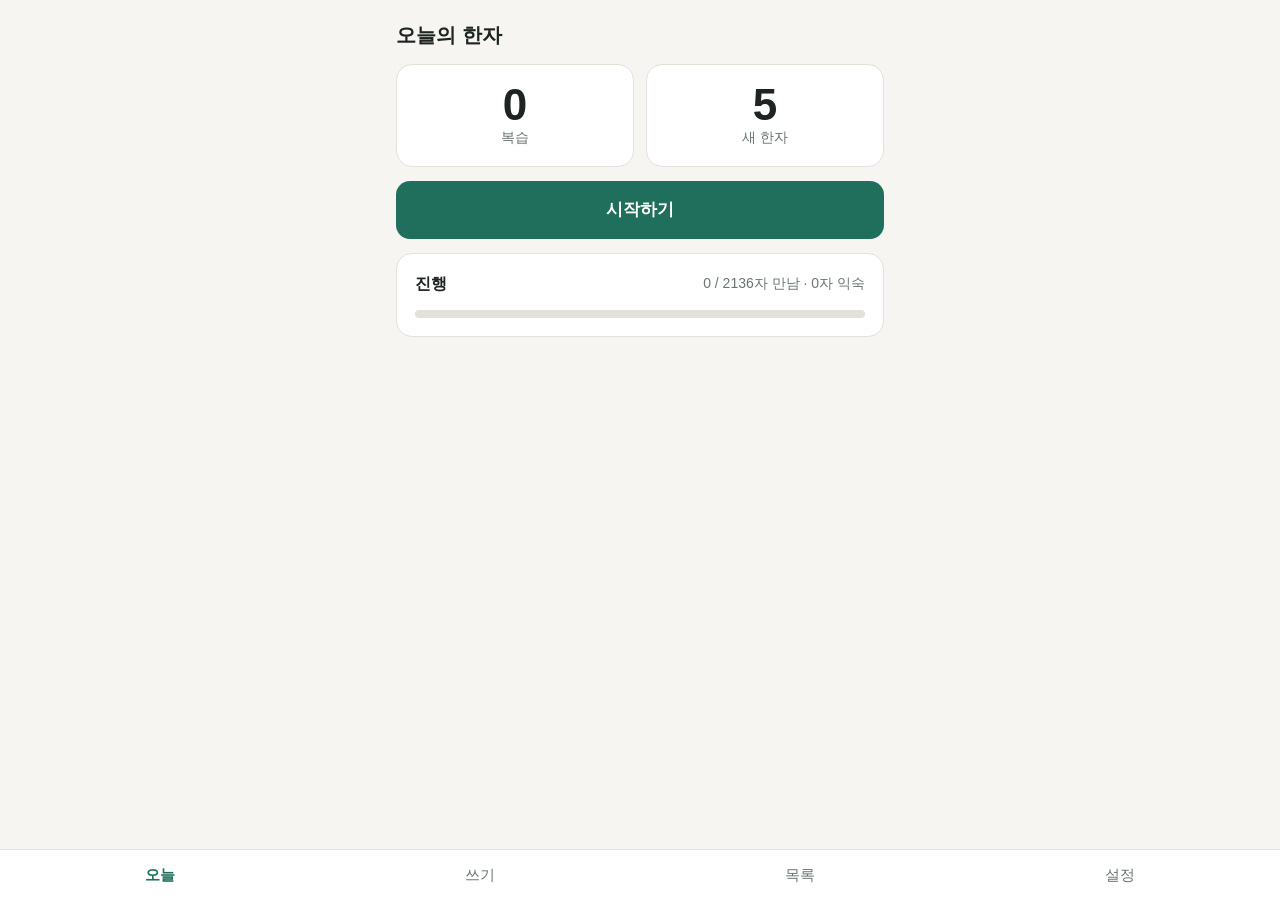
<file: kanji-v3/web/index.html>
<!doctype html>
<html lang="ko">
<head>
<meta charset="utf-8">
<meta name="viewport" content="width=device-width, initial-scale=1, viewport-fit=cover">
<meta name="theme-color" content="#1f6f5c">
<meta name="apple-mobile-web-app-capable" content="yes">
<meta name="apple-mobile-web-app-title" content="漢字">
<link rel="manifest" href="manifest.json">
<link rel="apple-touch-icon" href="icons/icon-192.png">
<link rel="icon" href="icons/icon-192.png">
<link rel="stylesheet" href="style.css">
<title>한자</title>
</head>
<body>
<main id="app"></main>
<nav id="tabs">
  <button data-tab="today">오늘</button>
  <button data-tab="write">쓰기</button>
  <button data-tab="list">목록</button>
  <button data-tab="settings">설정</button>
</nav>
<script src="app.js"></script>
</body>
</html>
</file>
<file: css/style.css>
/* Kanji Flow Premium Stylesheet */
@import url('https://fonts.googleapis.com/css2?family=Noto+Sans+JP:wght@300;400;500;700&family=Outfit:wght@300;400;500;600;700&display=swap');

:root {
  --bg-primary: #0a0a0c;
  --bg-secondary: #121217;
  --card-bg: rgba(26, 26, 36, 0.65);
  --border-color: rgba(255, 255, 255, 0.07);
  --border-glow: rgba(139, 92, 246, 0.15);
  
  --color-violet: #8b5cf6;
  --color-violet-glow: rgba(139, 92, 246, 0.35);
  --color-cyan: #06b6d4;
  --color-cyan-glow: rgba(6, 182, 212, 0.35);
  
  --color-success: #10b981;
  --color-danger: #ef4444;
  
  --text-primary: #f3f4f6;
  --text-secondary: #9ca3af;
  --text-muted: #6b7280;
  
  --font-main: 'Outfit', 'Noto Sans JP', sans-serif;
  --font-jp: 'Noto Sans JP', sans-serif;
  
  --transition-smooth: all 0.3s cubic-bezier(0.4, 0, 0.2, 1);
  --border-radius-lg: 16px;
  --border-radius-md: 12px;
  --border-radius-sm: 8px;
}

* {
  margin: 0;
  padding: 0;
  box-sizing: border-box;
  font-family: var(--font-main);
  -webkit-tap-highlight-color: transparent;
}

body {
  background-color: var(--bg-primary);
  background-image: 
    radial-gradient(at 0% 0%, rgba(139, 92, 246, 0.1) 0px, transparent 50%),
    radial-gradient(at 100% 100%, rgba(6, 182, 212, 0.1) 0px, transparent 50%);
  background-attachment: fixed;
  color: var(--text-primary);
  min-height: 100vh;
  display: flex;
  flex-direction: column;
  overflow-x: hidden;
  line-height: 1.6;
}

/* Scrollbar styling */
::-webkit-scrollbar {
  width: 6px;
  height: 6px;
}
::-webkit-scrollbar-track {
  background: var(--bg-primary);
}
::-webkit-scrollbar-thumb {
  background: rgba(255, 255, 255, 0.1);
  border-radius: 10px;
}
::-webkit-scrollbar-thumb:hover {
  background: var(--color-violet);
}

/* App Container Layout */
.app-container {
  max-width: 1200px;
  width: 100%;
  margin: 0 auto;
  padding: 0 16px 80px 16px;
  flex-grow: 1;
}

/* Header & Navigation */
header {
  backdrop-filter: blur(16px);
  -webkit-backdrop-filter: blur(16px);
  background: rgba(10, 10, 12, 0.7);
  border-bottom: 1px solid var(--border-color);
  position: sticky;
  top: 0;
  z-index: 100;
  padding: 16px 20px;
  margin-bottom: 24px;
}

.header-content {
  max-width: 1200px;
  margin: 0 auto;
  display: flex;
  justify-content: space-between;
  align-items: center;
}

.logo {
  display: flex;
  align-items: center;
  gap: 10px;
  font-weight: 700;
  font-size: 1.4rem;
  letter-spacing: 0.5px;
  background: linear-gradient(135deg, #a78bfa, #22d3ee);
  -webkit-background-clip: text;
  -webkit-text-fill-color: transparent;
  cursor: pointer;
}

.logo i {
  color: var(--color-violet);
  background: none;
  -webkit-text-fill-color: initial;
}

.nav-stats {
  display: flex;
  gap: 16px;
  align-items: center;
}

.stat-chip {
  background: var(--card-bg);
  border: 1px solid var(--border-color);
  border-radius: 50px;
  padding: 6px 14px;
  font-size: 0.85rem;
  display: flex;
  align-items: center;
  gap: 6px;
  box-shadow: 0 4px 6px rgba(0,0,0,0.1);
}

.stat-chip i {
  color: #fbbf24;
}

/* Bottom Bar Navigation for Mobile */
.bottom-nav {
  position: fixed;
  bottom: 0;
  left: 0;
  right: 0;
  height: 64px;
  background: rgba(18, 18, 23, 0.85);
  backdrop-filter: blur(20px);
  -webkit-backdrop-filter: blur(20px);
  border-top: 1px solid var(--border-color);
  display: flex;
  justify-content: space-around;
  align-items: center;
  z-index: 99;
}

.nav-item {
  display: flex;
  flex-direction: column;
  align-items: center;
  gap: 4px;
  color: var(--text-secondary);
  font-size: 0.75rem;
  text-decoration: none;
  cursor: pointer;
  transition: var(--transition-smooth);
  width: 20%;
  padding: 6px 0;
}

.nav-item i {
  font-size: 1.25rem;
  transition: var(--transition-smooth);
}

.nav-item:hover, .nav-item.active {
  color: var(--color-violet);
}

.nav-item.active i {
  transform: translateY(-2px);
  color: var(--color-violet);
  text-shadow: 0 0 10px var(--color-violet-glow);
}

/* Screen Wrapper */
.screen {
  display: none;
  animation: fadeIn 0.4s cubic-bezier(0.16, 1, 0.3, 1) forwards;
}

.screen.active {
  display: block;
}

@keyframes fadeIn {
  from {
    opacity: 0;
    transform: translateY(12px);
  }
  to {
    opacity: 1;
    transform: translateY(0);
  }
}

/* Glassmorphism Card Style */
.glass-panel {
  background: var(--card-bg);
  backdrop-filter: blur(12px);
  -webkit-backdrop-filter: blur(12px);
  border: 1px solid var(--border-color);
  border-radius: var(--border-radius-lg);
  padding: 24px;
  box-shadow: 0 8px 32px rgba(0, 0, 0, 0.25);
  margin-bottom: 20px;
  position: relative;
  overflow: hidden;
}

.glass-panel::before {
  content: '';
  position: absolute;
  top: 0;
  left: 0;
  right: 0;
  height: 2px;
  background: linear-gradient(90deg, transparent, var(--color-violet-glow), transparent);
}

/* Buttons */
.btn {
  display: inline-flex;
  align-items: center;
  justify-content: center;
  gap: 8px;
  padding: 10px 20px;
  border-radius: var(--border-radius-md);
  font-size: 0.95rem;
  font-weight: 600;
  cursor: pointer;
  transition: var(--transition-smooth);
  border: none;
  outline: none;
}

.btn-primary {
  background: linear-gradient(135deg, var(--color-violet), #7c3aed);
  color: white;
  box-shadow: 0 4px 14px rgba(124, 58, 237, 0.3);
}

.btn-primary:hover {
  transform: translateY(-2px);
  box-shadow: 0 6px 20px rgba(124, 58, 237, 0.5);
}

.btn-primary:active {
  transform: translateY(0);
}

.btn-secondary {
  background: rgba(255, 255, 255, 0.06);
  border: 1px solid var(--border-color);
  color: var(--text-primary);
}

.btn-secondary:hover {
  background: rgba(255, 255, 255, 0.12);
}

.btn-sm {
  padding: 6px 12px;
  font-size: 0.8rem;
  border-radius: var(--border-radius-sm);
}

.btn-icon {
  width: 40px;
  height: 40px;
  border-radius: 50%;
  padding: 0;
  display: flex;
  align-items: center;
  justify-content: center;
  background: rgba(255, 255, 255, 0.05);
  border: 1px solid var(--border-color);
  color: var(--text-primary);
  cursor: pointer;
  transition: var(--transition-smooth);
}

.btn-icon:hover {
  background: rgba(255, 255, 255, 0.12);
  color: var(--color-violet);
  border-color: rgba(139, 92, 246, 0.5);
}

/* Badge & Category tags */
.badge {
  display: inline-flex;
  padding: 3px 8px;
  border-radius: 4px;
  font-size: 0.75rem;
  font-weight: 600;
  text-transform: uppercase;
}

.badge-n5 {
  background: rgba(6, 182, 212, 0.15);
  color: #22d3ee;
  border: 1px solid rgba(6, 182, 212, 0.3);
}

.badge-n4 {
  background: rgba(139, 92, 246, 0.15);
  color: #a78bfa;
  border: 1px solid rgba(139, 92, 246, 0.3);
}

/* ==========================================================================
   DASHBOARD SCREEN (Home)
   ========================================================================== */
.hero-section {
  text-align: center;
  padding: 20px 0 10px 0;
}

.hero-section h1 {
  font-size: 2.2rem;
  font-weight: 700;
  margin-bottom: 8px;
  background: linear-gradient(135deg, #fff, #9ca3af);
  -webkit-background-clip: text;
  -webkit-text-fill-color: transparent;
}

.hero-subtitle {
  color: var(--text-secondary);
  font-size: 1rem;
  max-width: 500px;
  margin: 0 auto 24px auto;
}

.menu-grid {
  display: grid;
  grid-template-columns: repeat(2, 1fr);
  gap: 16px;
  margin-top: 10px;
}

.menu-card {
  background: var(--card-bg);
  border: 1px solid var(--border-color);
  border-radius: var(--border-radius-lg);
  padding: 24px;
  display: flex;
  flex-direction: column;
  align-items: flex-start;
  gap: 16px;
  cursor: pointer;
  transition: var(--transition-smooth);
  position: relative;
  overflow: hidden;
  text-decoration: none;
  color: inherit;
}

.menu-card::before {
  content: '';
  position: absolute;
  top: 0;
  left: 0;
  width: 100%;
  height: 100%;
  background: radial-gradient(circle at 100% 0%, var(--border-glow), transparent 60%);
  opacity: 0;
  transition: var(--transition-smooth);
}

.menu-card:hover {
  transform: translateY(-4px);
  border-color: rgba(139, 92, 246, 0.4);
  box-shadow: 0 10px 25px rgba(139, 92, 246, 0.1);
}

.menu-card:hover::before {
  opacity: 1;
}

.menu-icon {
  width: 48px;
  height: 48px;
  background: rgba(139, 92, 246, 0.1);
  border-radius: var(--border-radius-md);
  display: flex;
  align-items: center;
  justify-content: center;
  font-size: 1.5rem;
  color: var(--color-violet);
  transition: var(--transition-smooth);
}

.menu-card:nth-child(even) .menu-icon {
  color: var(--color-cyan);
  background: rgba(6, 182, 212, 0.1);
}

.menu-card:hover .menu-icon {
  transform: scale(1.1);
}

.menu-card h3 {
  font-size: 1.15rem;
  font-weight: 600;
}

.menu-card p {
  font-size: 0.85rem;
  color: var(--text-secondary);
}

/* Quick Stats Section */
.quick-stats {
  display: grid;
  grid-template-columns: repeat(3, 1fr);
  gap: 12px;
  margin-top: 24px;
}

.stat-item {
  background: rgba(255,255,255,0.02);
  border: 1px solid var(--border-color);
  border-radius: var(--border-radius-md);
  padding: 16px;
  text-align: center;
}

.stat-value {
  font-size: 1.6rem;
  font-weight: 700;
  color: var(--color-violet);
}

.stat-label {
  font-size: 0.75rem;
  color: var(--text-secondary);
  margin-top: 4px;
}

/* ==========================================================================
   WRITE PRACTICE SCREEN
   ========================================================================== */
.practice-container {
  display: grid;
  grid-template-columns: 320px 1fr;
  gap: 20px;
}

.kanji-sidebar {
  background: var(--card-bg);
  border: 1px solid var(--border-color);
  border-radius: var(--border-radius-lg);
  padding: 16px;
  height: 600px;
  display: flex;
  flex-direction: column;
}

.sidebar-header {
  font-weight: 600;
  font-size: 1rem;
  margin-bottom: 12px;
  color: var(--text-primary);
  display: flex;
  justify-content: space-between;
  align-items: center;
}

.level-selector {
  display: flex;
  gap: 6px;
}

.level-btn {
  padding: 4px 8px;
  font-size: 0.7rem;
  border-radius: 4px;
  border: 1px solid var(--border-color);
  background: rgba(255,255,255,0.04);
  color: var(--text-secondary);
  cursor: pointer;
  font-weight: 600;
}

.level-btn.active {
  background: var(--color-violet);
  color: white;
  border-color: var(--color-violet);
}

.kanji-list {
  flex-grow: 1;
  overflow-y: auto;
  display: grid;
  grid-template-columns: repeat(4, 1fr);
  gap: 8px;
  padding-right: 4px;
}

.kanji-list-item {
  height: 52px;
  background: rgba(255,255,255,0.03);
  border: 1px solid var(--border-color);
  border-radius: var(--border-radius-sm);
  display: flex;
  align-items: center;
  justify-content: center;
  font-size: 1.3rem;
  font-family: var(--font-jp);
  cursor: pointer;
  transition: var(--transition-smooth);
}

.kanji-list-item:hover {
  background: rgba(139, 92, 246, 0.1);
  border-color: rgba(139, 92, 246, 0.3);
}

.kanji-list-item.active {
  background: var(--color-violet);
  color: white;
  border-color: var(--color-violet);
  box-shadow: 0 0 10px rgba(139, 92, 246, 0.3);
}

/* Canvas Area styling */
.canvas-card {
  display: flex;
  flex-direction: column;
  align-items: center;
  justify-content: center;
}

.canvas-wrapper {
  position: relative;
  border: 2px solid rgba(255, 255, 255, 0.08);
  border-radius: var(--border-radius-lg);
  background-color: #121217;
  overflow: hidden;
  box-shadow: inset 0 4px 20px rgba(0, 0, 0, 0.5);
  margin-bottom: 16px;
}

canvas {
  cursor: crosshair;
  display: block;
}

.canvas-controls {
  display: flex;
  gap: 12px;
  width: 100%;
  max-width: 350px;
  margin-bottom: 20px;
}

.canvas-controls button {
  flex: 1;
}

.canvas-details-panel {
  width: 100%;
  background: rgba(255, 255, 255, 0.02);
  border-radius: var(--border-radius-md);
  border: 1px solid var(--border-color);
  padding: 16px;
}

.details-row {
  display: flex;
  margin-bottom: 12px;
  border-bottom: 1px dashed rgba(255,255,255,0.05);
  padding-bottom: 8px;
}

.details-row:last-child {
  border: none;
  margin-bottom: 0;
  padding-bottom: 0;
}

.details-label {
  width: 90px;
  font-size: 0.85rem;
  color: var(--text-secondary);
  font-weight: 500;
}

.details-val {
  flex-grow: 1;
  font-size: 0.95rem;
  font-family: var(--font-jp);
}

.onyomi-val {
  color: #22d3ee;
}

.kunyomi-val {
  color: #a78bfa;
}

/* ==========================================================================
   VOCABULARY EXPLORER SCREEN
   ========================================================================== */
.search-bar-wrapper {
  display: flex;
  gap: 12px;
  margin-bottom: 20px;
}

.search-input-container {
  flex-grow: 1;
  position: relative;
}

.search-input-container i {
  position: absolute;
  left: 14px;
  top: 50%;
  transform: translateY(-50%);
  color: var(--text-muted);
}

.search-input {
  width: 100%;
  background: rgba(255,255,255,0.04);
  border: 1px solid var(--border-color);
  border-radius: var(--border-radius-md);
  padding: 12px 16px 12px 42px;
  color: var(--text-primary);
  font-size: 0.95rem;
  outline: none;
  transition: var(--transition-smooth);
}

.search-input:focus {
  border-color: var(--color-violet);
  background: rgba(255,255,255,0.08);
  box-shadow: 0 0 0 3px rgba(139, 92, 246, 0.15);
}

.explorer-grid {
  display: grid;
  grid-template-columns: repeat(auto-fill, minmax(280px, 1fr));
  gap: 16px;
}

.kanji-card {
  background: var(--card-bg);
  border: 1px solid var(--border-color);
  border-radius: var(--border-radius-lg);
  padding: 20px;
  transition: var(--transition-smooth);
  position: relative;
}

.kanji-card:hover {
  transform: translateY(-2px);
  border-color: rgba(139, 92, 246, 0.3);
  box-shadow: 0 8px 24px rgba(0,0,0,0.15);
}

.card-kanji-header {
  display: flex;
  justify-content: space-between;
  align-items: center;
  margin-bottom: 12px;
}

.card-kanji-big {
  font-size: 2.2rem;
  font-weight: 700;
  font-family: var(--font-jp);
  color: white;
}

.card-kanji-meaning {
  font-size: 1.1rem;
  font-weight: 600;
  margin-bottom: 12px;
}

.card-readings {
  font-size: 0.85rem;
  margin-bottom: 16px;
  background: rgba(255,255,255,0.02);
  padding: 8px;
  border-radius: var(--border-radius-sm);
}

.card-word-list {
  display: flex;
  flex-direction: column;
  gap: 8px;
  font-size: 0.85rem;
}

.card-word-item {
  display: flex;
  align-items: center;
  justify-content: space-between;
  background: rgba(255,255,255,0.03);
  padding: 6px 10px;
  border-radius: 6px;
  border: 1px solid rgba(255,255,255,0.02);
}

.card-word-jp {
  font-family: var(--font-jp);
  font-weight: 500;
}

.card-word-furigana {
  font-size: 0.7rem;
  color: var(--text-secondary);
  display: block;
}

.card-word-meaning {
  color: var(--text-secondary);
}

.voice-btn {
  border: none;
  background: none;
  color: var(--text-secondary);
  cursor: pointer;
  padding: 2px 4px;
  transition: var(--transition-smooth);
}

.voice-btn:hover {
  color: var(--color-violet);
  transform: scale(1.15);
}

/* ==========================================================================
   RANDOM QUIZ SCREEN
   ========================================================================== */
.quiz-wrapper {
  max-width: 500px;
  margin: 0 auto;
  text-align: center;
}

.quiz-progress-bar {
  width: 100%;
  height: 6px;
  background: rgba(255,255,255,0.05);
  border-radius: 3px;
  margin-bottom: 24px;
  overflow: hidden;
}

.quiz-progress-fill {
  height: 100%;
  width: 0%;
  background: linear-gradient(90deg, var(--color-violet), var(--color-cyan));
  transition: width 0.3s ease;
}

.quiz-card {
  padding: 36px 24px;
  margin-bottom: 24px;
}

.quiz-question-label {
  font-size: 0.85rem;
  color: var(--text-secondary);
  text-transform: uppercase;
  letter-spacing: 1px;
  margin-bottom: 12px;
}

.quiz-question {
  font-size: 4rem;
  font-weight: 700;
  font-family: var(--font-jp);
  color: white;
  margin-bottom: 8px;
  min-height: 96px;
  display: flex;
  align-items: center;
  justify-content: center;
}

.quiz-question-desc {
  font-size: 1.1rem;
  color: var(--text-secondary);
  margin-bottom: 24px;
  min-height: 28px;
}

.quiz-options-grid {
  display: grid;
  grid-template-columns: 1fr;
  gap: 12px;
}

.quiz-option {
  background: rgba(255, 255, 255, 0.04);
  border: 1px solid var(--border-color);
  border-radius: var(--border-radius-md);
  padding: 16px;
  font-size: 1rem;
  font-weight: 500;
  text-align: left;
  cursor: pointer;
  transition: var(--transition-smooth);
  color: var(--text-primary);
  display: flex;
  justify-content: space-between;
  align-items: center;
  width: 100%;
}

.quiz-option:hover {
  background: rgba(255, 255, 255, 0.08);
  border-color: rgba(255, 255, 255, 0.2);
  transform: translateX(2px);
}

.quiz-option.correct {
  background: rgba(16, 185, 129, 0.15) !important;
  border-color: var(--color-success) !important;
  color: #10b981 !important;
  font-weight: 600;
  box-shadow: 0 0 15px rgba(16, 185, 129, 0.15);
}

.quiz-option.incorrect {
  background: rgba(239, 68, 68, 0.15) !important;
  border-color: var(--color-danger) !important;
  color: #ef4444 !important;
  font-weight: 600;
  box-shadow: 0 0 15px rgba(239, 68, 68, 0.15);
}

.quiz-feedback {
  min-height: 48px;
  font-weight: 600;
  font-size: 1.1rem;
  margin-top: 16px;
  display: flex;
  align-items: center;
  justify-content: center;
  gap: 8px;
}

.quiz-score-summary {
  display: flex;
  flex-direction: column;
  align-items: center;
  justify-content: center;
  gap: 16px;
  padding: 24px;
}

.score-radial {
  position: relative;
  width: 120px;
  height: 120px;
  border-radius: 50%;
  background: radial-gradient(closest-side, var(--bg-secondary) 79%, transparent 80% 100%),
              conic-gradient(var(--color-violet) var(--score-percent, 0%), rgba(255,255,255,0.05) 0);
  display: flex;
  align-items: center;
  justify-content: center;
  font-size: 1.8rem;
  font-weight: 700;
  margin-bottom: 12px;
}

/* ==========================================================================
   LYRICS ANALYZER SCREEN
   ========================================================================== */
.lyrics-input-area {
  width: 100%;
  height: 140px;
  background: rgba(0, 0, 0, 0.2);
  border: 1px solid var(--border-color);
  border-radius: var(--border-radius-md);
  padding: 12px;
  color: var(--text-primary);
  font-family: var(--font-jp);
  font-size: 0.95rem;
  resize: none;
  outline: none;
  margin-bottom: 16px;
  transition: var(--transition-smooth);
}

.lyrics-input-area:focus {
  border-color: var(--color-cyan);
  box-shadow: 0 0 0 3px rgba(6, 182, 212, 0.15);
}

.song-samples {
  display: flex;
  gap: 8px;
  flex-wrap: wrap;
  margin-bottom: 16px;
}

.sample-chip {
  background: rgba(255,255,255,0.03);
  border: 1px solid var(--border-color);
  padding: 6px 12px;
  border-radius: 20px;
  font-size: 0.75rem;
  cursor: pointer;
  transition: var(--transition-smooth);
}

.sample-chip:hover {
  background: rgba(6, 182, 212, 0.1);
  border-color: rgba(6, 182, 212, 0.3);
  color: var(--color-cyan);
}

.analysis-result-panel {
  display: none;
  margin-top: 24px;
}

.analysis-result-panel.active {
  display: block;
}

.lyrics-stats {
  display: flex;
  gap: 16px;
  margin-bottom: 20px;
}

.lyrics-stat-card {
  flex: 1;
  background: rgba(255,255,255,0.02);
  border: 1px solid var(--border-color);
  border-radius: var(--border-radius-md);
  padding: 12px;
  text-align: center;
}

.lyrics-stat-num {
  font-size: 1.5rem;
  font-weight: 700;
}

.lyrics-stat-num.registered {
  color: var(--color-cyan);
}

.lyrics-stat-num.unregistered {
  color: var(--text-muted);
}

.lyrics-kanji-section-title {
  font-size: 0.95rem;
  font-weight: 600;
  margin-bottom: 12px;
  color: var(--text-secondary);
  display: flex;
  align-items: center;
  gap: 6px;
}

.lyrics-kanji-grid {
  display: grid;
  grid-template-columns: repeat(auto-fill, minmax(70px, 1fr));
  gap: 10px;
  margin-bottom: 24px;
}

.lyrics-kanji-item {
  height: 64px;
  background: var(--card-bg);
  border: 1px solid var(--border-color);
  border-radius: var(--border-radius-md);
  display: flex;
  flex-direction: column;
  align-items: center;
  justify-content: center;
  cursor: pointer;
  position: relative;
  transition: var(--transition-smooth);
}

.lyrics-kanji-item.registered {
  border-color: rgba(6, 182, 212, 0.2);
}

.lyrics-kanji-item.registered:hover {
  background: rgba(6, 182, 212, 0.12);
  border-color: var(--color-cyan);
  transform: translateY(-2px);
}

.lyrics-kanji-item.unregistered {
  border-color: rgba(255, 255, 255, 0.03);
  opacity: 0.6;
}

.lyrics-kanji-item.unregistered:hover {
  background: rgba(255,255,255,0.06);
  border-color: rgba(255, 255, 255, 0.15);
  opacity: 1;
  transform: translateY(-2px);
}

.lyrics-char {
  font-size: 1.25rem;
  font-weight: 700;
  font-family: var(--font-jp);
}

.lyrics-badge-dot {
  position: absolute;
  top: 4px;
  right: 4px;
  width: 6px;
  height: 6px;
  border-radius: 50%;
}

.registered .lyrics-badge-dot {
  background: var(--color-cyan);
  box-shadow: 0 0 6px var(--color-cyan-glow);
}

.unregistered .lyrics-badge-dot {
  background: var(--text-muted);
}

.lyrics-kanji-sub {
  font-size: 0.65rem;
  color: var(--text-secondary);
}

/* Simple Lyric Modal Details */
.lyrics-modal {
  display: none;
  position: fixed;
  top: 0;
  left: 0;
  right: 0;
  bottom: 0;
  background: rgba(0,0,0,0.85);
  backdrop-filter: blur(8px);
  z-index: 200;
  align-items: center;
  justify-content: center;
  padding: 16px;
  animation: fadeIn 0.25s ease forwards;
}

.lyrics-modal.active {
  display: flex;
}

.modal-content {
  background: var(--bg-secondary);
  border: 1px solid var(--border-color);
  border-radius: var(--border-radius-lg);
  max-width: 450px;
  width: 100%;
  padding: 24px;
  position: relative;
  box-shadow: 0 10px 40px rgba(0,0,0,0.5);
}

.modal-close {
  position: absolute;
  top: 14px;
  right: 14px;
  background: none;
  border: none;
  color: var(--text-secondary);
  font-size: 1.2rem;
  cursor: pointer;
}

.modal-close:hover {
  color: white;
}

/* ==========================================================================
   RESPONSIVE OVERRIDES
   ========================================================================== */
@media (max-width: 768px) {
  body {
    padding-bottom: 80px;
  }
  
  .app-container {
    padding-bottom: 20px;
  }
  
  .hero-section h1 {
    font-size: 1.8rem;
  }
  
  .menu-grid {
    grid-template-columns: 1fr;
    gap: 12px;
  }
  
  .practice-container {
    grid-template-columns: 1fr;
  }
  
  .kanji-sidebar {
    height: 280px;
  }
  
  .kanji-list {
    grid-template-columns: repeat(8, 1fr);
  }
  
  .canvas-wrapper {
    width: 320px;
    height: 320px;
  }
  
  canvas {
    width: 100%;
    height: 100%;
  }
  
  .canvas-controls {
    max-width: 320px;
  }
  
  .quick-stats {
    grid-template-columns: 1fr;
    gap: 8px;
  }
}
</file>
<file: kanji-v3/web/style.css>
:root {
  --bg: #f6f5f1; --card: #ffffff; --ink: #1d2421; --sub: #6b7570; --line: #e3e1da;
  --accent: #1f6f5c; --accent-ink: #ffffff; --warn: #c0452f; --mid: #c98a1b;
  --core: #1f6f5c; --core-bg: #dff0ea; --aux-bg: #efeee9;
  --new: #d9d7cf; --learn: #e9b949; --good: #4a9b7f;
}
@media (prefers-color-scheme: dark) {
  :root {
    --bg: #14181a; --card: #1e2326; --ink: #ecefec; --sub: #98a39d; --line: #2d3437;
    --accent: #56b79b; --accent-ink: #0d1a15; --warn: #e5836f; --mid: #e0a83f;
    --core: #7fd2b8; --core-bg: #1f3a32; --aux-bg: #272d30;
    --new: #3a4245; --learn: #b88a22; --good: #3f8d73;
  }
}
* { box-sizing: border-box; -webkit-tap-highlight-color: transparent; }
html, body { margin: 0; background: var(--bg); color: var(--ink); }
body { font: 16px/1.5 -apple-system, "Hiragino Sans", "Noto Sans JP", "Noto Sans KR", "Malgun Gothic", sans-serif; }
#app { max-width: 520px; margin: 0 auto; padding: 16px 16px calc(84px + env(safe-area-inset-bottom)); min-height: 100vh; }
#tabs { position: fixed; left: 0; right: 0; bottom: 0; display: flex; background: var(--card);
  border-top: 1px solid var(--line); padding-bottom: env(safe-area-inset-bottom); z-index: 5; }
#tabs.hide { display: none; }
#tabs button { flex: 1; border: 0; background: none; color: var(--sub); padding: 14px 0; font: inherit; font-size: 15px; }
#tabs button.on { color: var(--accent); font-weight: 700; }
h1 { font-size: 20px; margin: 4px 0 14px; }
h2 { font-size: 15px; margin: 22px 0 8px; color: var(--sub); font-weight: 600; }
.card { background: var(--card); border: 1px solid var(--line); border-radius: 16px; padding: 18px; margin-bottom: 14px; }
.muted { color: var(--sub); font-size: 14px; }
.row { display: flex; align-items: center; gap: 10px; }
.between { justify-content: space-between; }
.btn { display: block; text-align: center; text-decoration: none; cursor: pointer; width: 100%; border: 0; border-radius: 14px; padding: 16px; font: inherit; font-size: 17px; font-weight: 700;
  background: var(--accent); color: var(--accent-ink); }
.btn.ghost { background: var(--card); color: var(--ink); border: 1px solid var(--line); font-weight: 500; }
.btn.sm { padding: 10px 14px; font-size: 15px; width: auto; }
.btn:disabled { opacity: .4; }
button.link { background: none; border: 0; color: var(--accent); font: inherit; padding: 6px 0; }
.big-num { font-size: 44px; font-weight: 800; line-height: 1; }
.stats { display: grid; grid-template-columns: 1fr 1fr; gap: 12px; margin-bottom: 14px; }
.stats .card { margin: 0; text-align: center; }
.bar { height: 8px; background: var(--line); border-radius: 4px; overflow: hidden; }
.bar > i { display: block; height: 100%; background: var(--accent); }

.kanji { font-family: "Hiragino Mincho ProN", "Yu Mincho", "Noto Serif JP", "IPAMincho", serif; line-height: 1.1; text-align: center; }
.kanji.xl { font-size: 128px; margin: 10px 0; }
.kanji.word { font-size: 56px; margin: 28px 0; }
.stage { min-height: 300px; display: flex; flex-direction: column; justify-content: center; align-items: center; }
.ko { font-size: 22px; font-weight: 700; }
.chips { display: flex; flex-wrap: wrap; gap: 6px; margin: 6px 0; }
.chip { padding: 4px 10px; border-radius: 999px; background: var(--aux-bg); font-size: 16px; }
.chip.core { background: var(--core-bg); color: var(--core); font-weight: 700; }
.chip.rare { opacity: .5; font-size: 14px; }
.lbl { font-size: 13px; color: var(--sub); margin-top: 12px; }
.hint { background: var(--aux-bg); border-radius: 12px; padding: 10px 12px; font-size: 14px; color: var(--sub); margin-top: 12px; }
.word-row { display: flex; gap: 12px; padding: 10px 0; border-top: 1px solid var(--line); align-items: baseline; }
.word-row:first-child { border-top: 0; }
.word-row .w { font-size: 22px; min-width: 76px; font-family: "Hiragino Mincho ProN", "Yu Mincho", serif; }
.word-row .r { font-size: 15px; min-width: 96px; }
.word-row .m { font-size: 13px; color: var(--sub); flex: 1; }
.hl { color: var(--accent); font-weight: 700; }
.grades { display: grid; grid-template-columns: 1fr 1fr 1fr; gap: 10px; margin-top: 14px; }
.grades button { border: 0; border-radius: 14px; padding: 16px 4px; font: inherit; font-size: 16px; font-weight: 700; color: #fff; }
.g1 { background: var(--warn); } .g2 { background: var(--mid); } .g3 { background: var(--good); }
.topbar { display: flex; align-items: center; gap: 12px; margin-bottom: 12px; }
.topbar .bar { flex: 1; }
.x { background: none; border: 0; font-size: 22px; color: var(--sub); padding: 4px 8px; }
canvas.pad { width: 100%; aspect-ratio: 1; border: 1px solid var(--line); border-radius: 16px; background: var(--card); touch-action: none; display: block; }

.grid { display: grid; grid-template-columns: repeat(auto-fill, minmax(48px, 1fr)); gap: 6px; }
.cell { aspect-ratio: 1; display: grid; place-items: center; font-size: 24px; border-radius: 10px; border: 0; color: var(--ink);
  background: var(--new); font-family: "Hiragino Mincho ProN", "Yu Mincho", serif; }
.cell.learn { background: var(--learn); color: #000; }
.cell.good { background: var(--good); color: #fff; }
.legend { display: flex; gap: 14px; font-size: 13px; color: var(--sub); margin: 6px 0 12px; }
.legend i { display: inline-block; width: 12px; height: 12px; border-radius: 4px; vertical-align: -1px; margin-right: 4px; }
.sheet-bg { position: fixed; inset: 0; background: rgba(0,0,0,.45); z-index: 10; display: flex; align-items: flex-end; justify-content: center; }
.sheet { background: var(--bg); width: 100%; max-width: 520px; max-height: 88vh; overflow: auto; border-radius: 20px 20px 0 0;
  padding: 16px 16px calc(24px + env(safe-area-inset-bottom)); }
.seg { display: flex; background: var(--aux-bg); border-radius: 12px; padding: 3px; gap: 3px; }
.seg button { flex: 1; border: 0; background: none; color: var(--ink); padding: 9px; border-radius: 10px; font: inherit; }
.seg button.on { background: var(--card); font-weight: 700; box-shadow: 0 1px 2px rgba(0,0,0,.15); }
.field { display: flex; justify-content: space-between; align-items: center; padding: 12px 0; border-top: 1px solid var(--line); }
.field:first-child { border-top: 0; }
.center { text-align: center; }
.mt { margin-top: 14px; }
</file>
